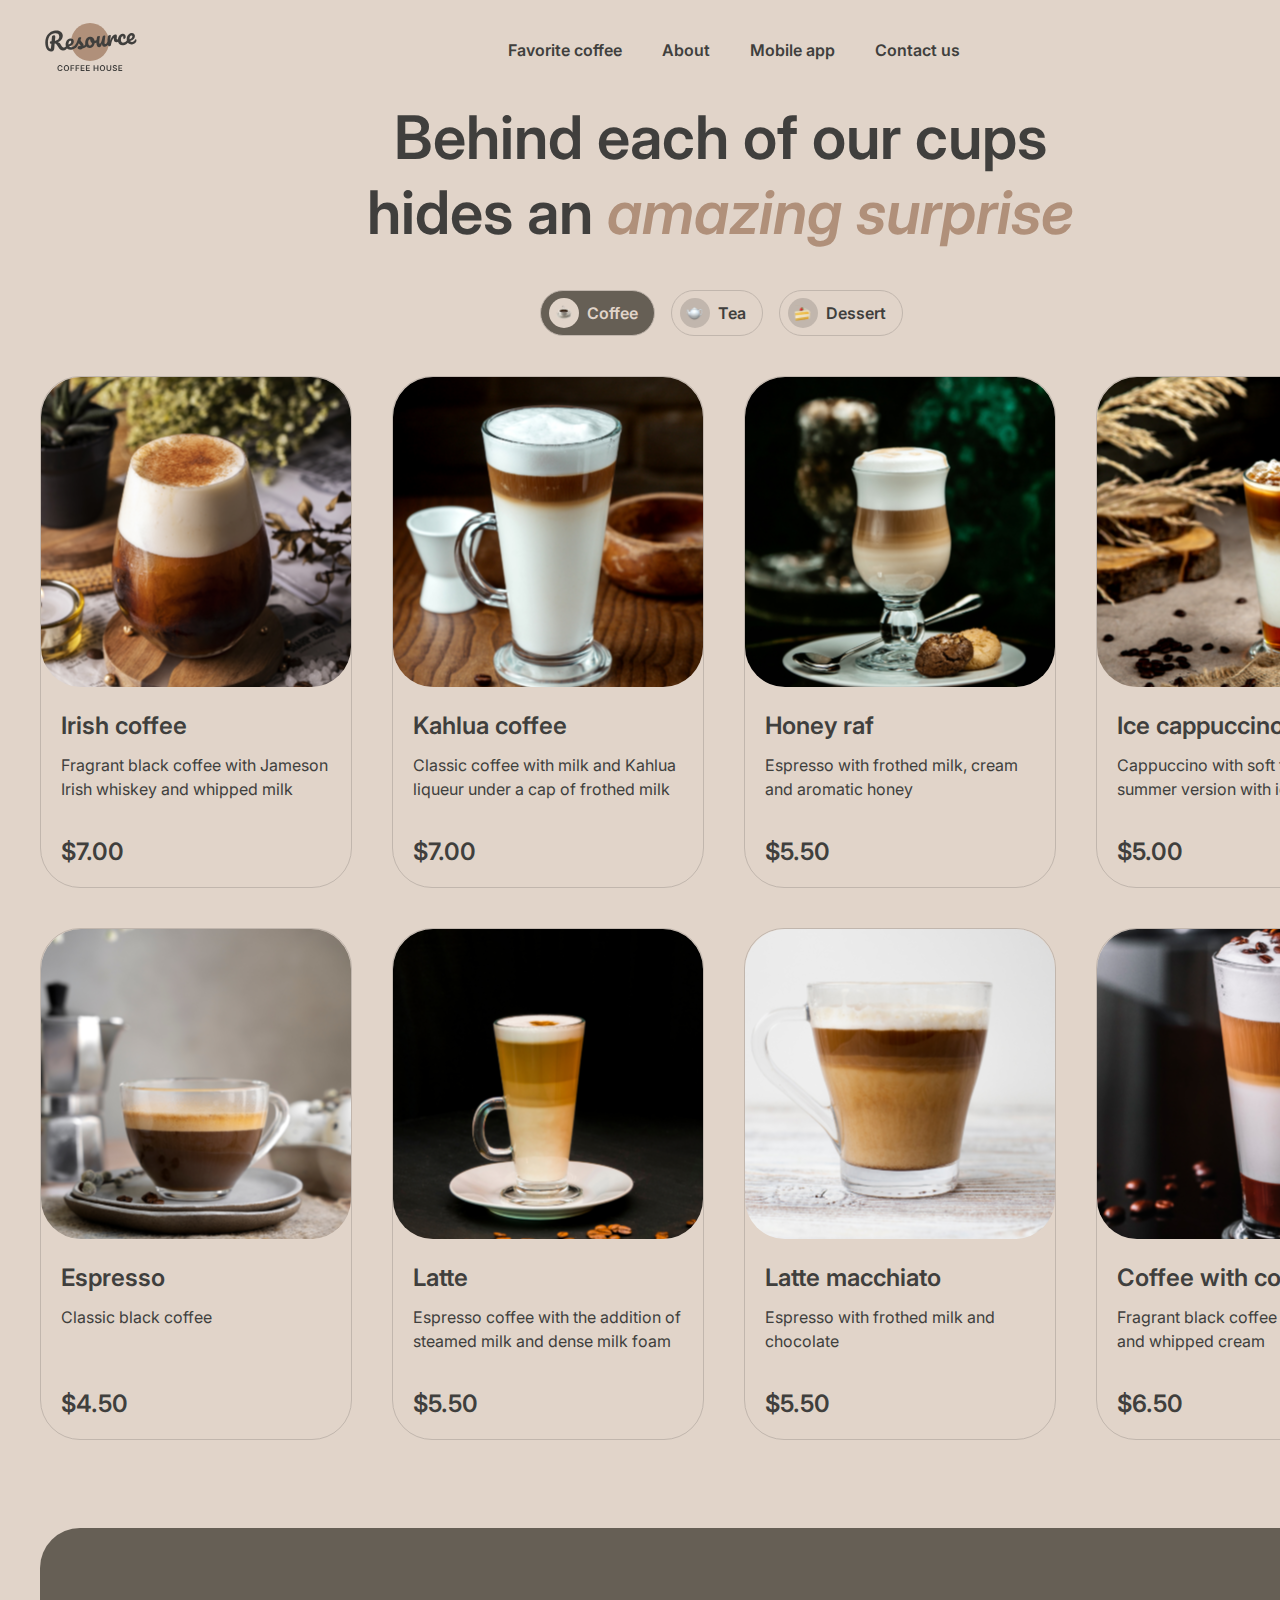
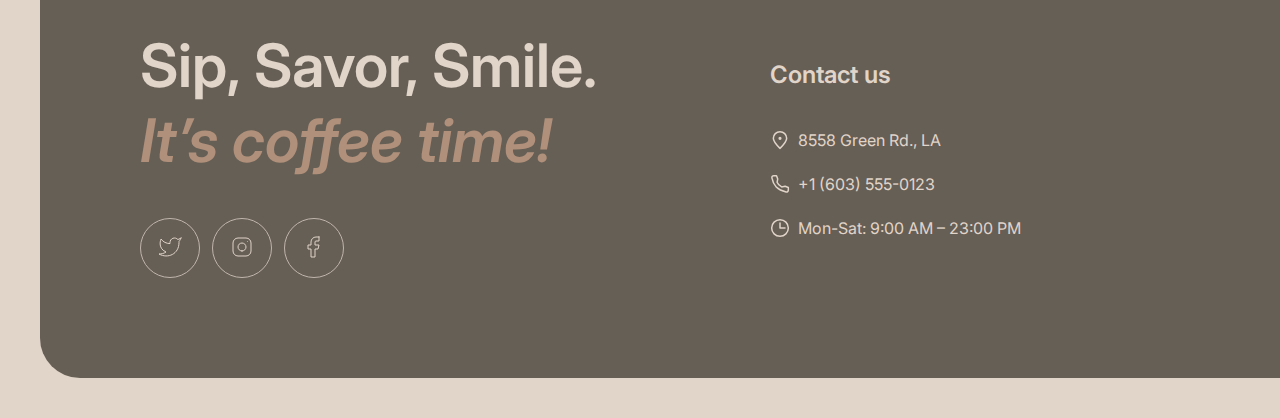
<file: menu.html>
<!DOCTYPE html>
<html lang="en">
<head>
    <meta charset="UTF-8">
    <meta name="viewport" content="width=device-width, initial-scale=1.0">
    <link rel="stylesheet" href="css/style-menu.css">
    <link rel="stylesheet" href="css/style768-menu.css">
    <link rel="stylesheet" href="css/style380-menu.css">
    <link rel="preconnect" href="https://fonts.googleapis.com">
    <link rel="preconnect" href="https://fonts.gstatic.com" crossorigin>
    <link href="https://fonts.googleapis.com/css2?family=Inter:wght@400;600&display=swap" rel="stylesheet">
    <title>MENU Coffee-House Lex010</title>
    <link rel="icon" type="image/png" sizes="32x32" href="img/favicon-32x32.png">
    <link rel="icon" type="image/png" sizes="16x16" href="img/favicon-16x16.png">
    <link rel="shortcut icon" href="img/favicon.ico" type="image/x-icon">
    <link rel="icon" href="img/favicon.ico" type="image/x-icon">
</head>
<body>
    <h1>1</h1>
    <div class="container">
        <div class="main">
            <header>
                <div class="header-menu">
                    <a href="index.html"><img src="img-menu/logo.svg" alt="logo"></a>
                    <div class="header-nav">
                        <div class="header-nav-item">
                            <div class="header-nav-item1-link">
                                <a href="index.html#favorite-coffee" class="header-nav-item-link-txt">Favorite coffee</a>
                                <img src="img-menu/coffee-cup.svg" alt="cup">
                            </div>
                            <div class="header-nav-item-line"></div>
                        </div>
                        <div class="header-nav-item">
                            <div class="header-nav-item2-link">
                                <a href="index.html#about" class="header-nav-item-link-txt">About</a>
                                <img src="img-menu/coffee-cup.svg" alt="cup">
                            </div>
                            <div class="header-nav-item-line"></div>
                        </div>
                        <div class="header-nav-item">
                            <div class="header-nav-item3-link">
                                <a href="index.html#mob-app" class="header-nav-item-link-txt">Mobile app</a>
                                <img src="img-menu/coffee-cup.svg" alt="cup">
                            </div>
                            <div class="header-nav-item-line"></div>
                        </div>
                        <div class="header-nav-item">
                            <div class="header-nav-item4-link">
                                <a href="#cotact" class="header-nav-item-link-txt">Contact us</a>
                                <img src="img-menu/coffee-cup.svg" alt="cup">
                            </div>
                            <div class="header-nav-item-line"></div>
                        </div>
                    </div>
                    <div class="header-coffee-menu">
                        <div class="header-coffee-menu-link">
                            <div class="header-coffee-menu-link-txt">Menu</div>
                            <img src="img-menu/coffee-cup.svg" alt="cup">
                        </div>
                        <div class="header-coffee-menu-line"></div>
                    </div>
                <button class="button-icon-burger">
                    <span class="button-icon-burger-line"></span>
                    <span class="button-icon-burger-line"></span>
                </button>
                </div>
            </header>
            <!-- header end -->
            <div class="main-menu">
                <div class="main-menu-container">
                    <div class="main-menu-container-offer">
                        <div class="main-menu-container-offer-txt">Behind each of our cups hides an <span>amazing surprise</span></div>
                        <div class="main-menu-container-offer-tabs">
                            <div class="main-menu-container-offer-tab1">
                                <div class="main-menu-container-offer-tab1-circle"><img src="img-menu/coffee-little.svg" alt="cup"></div>
                                <div class="main-menu-container-offer-tab1-txt">Coffee</div>
                            </div>
                            <div class="main-menu-container-offer-tab2">
                                <div class="main-menu-container-offer-tab2-circle"><img src="img-menu/teapot-little.svg" alt="teapot"></div>
                                <div class="main-menu-container-offer-tab2-txt">Tea</div>
                            </div>
                            <div class="main-menu-container-offer-tab3">
                                <div class="main-menu-container-offer-tab3-circle"><img src="img-menu/dessert-little.svg" alt="dessert"></div>
                                <div class="main-menu-container-offer-tab3-txt">Dessert</div>
                            </div>
                        </div>
                    </div><!-- main-offer end -->
                    <div class="main-greed">
                        <div class="main-greed-unit">
                            <div class="main-greed-unit-divforimg"><img src="img-menu/coffee-1.svg" alt="coffee1"></div>
                            <div class="main-greed-unit-descr">
                                <div class="main-greed-unit-descr-title">
                                    <div class="main-greed-unit-descr-title-txt1">Irish coffee</div>
                                    <div class="main-greed-unit-descr-title-txt2">Fragrant black coffee with Jameson Irish whiskey and whipped milk</div>
                                </div>
                                <div class="main-greed-unit-descr-price">$7.00</div>
                            </div>
                        </div>
                        <div class="main-greed-unit">
                            <div class="main-greed-unit-divforimg"><img src="img-menu/coffee-2.svg" alt="coffee2"></div>
                            <div class="main-greed-unit-descr">
                                <div class="main-greed-unit-descr-title">
                                    <div class="main-greed-unit-descr-title-txt1">Kahlua coffee</div>
                                    <div class="main-greed-unit-descr-title-txt2">Classic coffee with milk and Kahlua liqueur under a cap of frothed milk</div>
                                </div>
                                <div class="main-greed-unit-descr-price">$7.00</div>
                            </div>
                        </div>
                        <div class="main-greed-unit">
                            <div class="main-greed-unit-divforimg"><img src="img-menu/coffee-3.svg" alt="coffee3"></div>
                            <div class="main-greed-unit-descr">
                                <div class="main-greed-unit-descr-title">
                                    <div class="main-greed-unit-descr-title-txt1">Honey raf</div>
                                    <div class="main-greed-unit-descr-title-txt2">Espresso with frothed milk, cream and aromatic honey</div>
                                </div>
                                <div class="main-greed-unit-descr-price">$5.50</div>
                            </div>
                        </div>
                        <div class="main-greed-unit">
                            <div class="main-greed-unit-divforimg"><img src="img-menu/coffee-4.svg" alt="coffee4"></div>
                            <div class="main-greed-unit-descr">
                                <div class="main-greed-unit-descr-title">
                                    <div class="main-greed-unit-descr-title-txt1">Ice cappuccino</div>
                                    <div class="main-greed-unit-descr-title-txt2">Cappuccino with soft thick foam in summer version with ice</div>
                                </div>
                                <div class="main-greed-unit-descr-price">$5.00</div>
                            </div>
                        </div>
                        <div class="main-greed-unit">
                            <div class="main-greed-unit-divforimg"><img src="img-menu/coffee-5.svg" alt="coffee5"></div>
                            <div class="main-greed-unit-descr">
                                <div class="main-greed-unit-descr-title">
                                    <div class="main-greed-unit-descr-title-txt1">Espresso</div>
                                    <div class="main-greed-unit-descr-title-txt2">Classic black coffee</div>
                                </div>
                                <div class="main-greed-unit-descr-price">$4.50</div>
                            </div>
                        </div>
                        <div class="main-greed-unit">
                            <div class="main-greed-unit-divforimg"><img src="img-menu/coffee-6.svg" alt="coffee6"></div>
                            <div class="main-greed-unit-descr">
                                <div class="main-greed-unit-descr-title">
                                    <div class="main-greed-unit-descr-title-txt1">Latte</div>
                                    <div class="main-greed-unit-descr-title-txt2">Espresso coffee with the addition of steamed milk and dense milk foam</div>
                                </div>
                                <div class="main-greed-unit-descr-price">$5.50</div>
                            </div>
                        </div>
                        <div class="main-greed-unit">
                            <div class="main-greed-unit-divforimg"><img src="img-menu/coffee-7.svg" alt="coffee7"></div>
                            <div class="main-greed-unit-descr">
                                <div class="main-greed-unit-descr-title">
                                    <div class="main-greed-unit-descr-title-txt1">Latte macchiato</div>
                                    <div class="main-greed-unit-descr-title-txt2">Espresso with frothed milk and chocolate</div>
                                </div>
                                <div class="main-greed-unit-descr-price">$5.50</div>
                            </div>
                        </div>
                        <div class="main-greed-unit">
                            <div class="main-greed-unit-divforimg"><img src="img-menu/coffee-8.svg" alt="coffee8"></div>
                            <div class="main-greed-unit-descr">
                                <div class="main-greed-unit-descr-title">
                                    <div class="main-greed-unit-descr-title-txt1">Coffee with cognac</div>
                                    <div class="main-greed-unit-descr-title-txt2">Fragrant black coffee with cognac and whipped cream</div>
                                </div>
                                <div class="main-greed-unit-descr-price">$6.50</div>
                            </div>
                        </div>
                    </div>
                    <button class="button-icon-dark"><span></span></button>
                </div>                 
            </div>
        </div>
         <!-- menu-grid-end -->
         <footer>
            <div class="contacts" id="cotact">
                <div class="contacts-offer">
                    <div class="contacts-offer-text">Sip, Savor, Smile. <span>It’s coffee time!</span></div>
                    <div class="contacts-offer-social">
                        <button class="contacts-offer-social-cont"><img src="img-menu/twitter.svg" alt="twiter"></button>
                        <button class="contacts-offer-social-cont"><img src="img-menu/instagram.svg" alt="instagram"></button>
                        <button class="contacts-offer-social-cont"><img src="img-menu/facebook.svg" alt="facebook"></button>
                    </div>
                </div>
                <div class="contacts-info">
                    <div class="contacts-info-contaktus">Contact us</div>
                    <div class="contacts-info-links">
                        <div class="contacts-info-link-1">
                            <a  href="https://www.google.com/maps/@-12.1729584,96.9050072,10.25z?entry=ttu" target="_blank" class="contacts-info-link-1-cont">
                                <img src="img-menu/pin-alt.svg" alt="adress" class="contacts-info-link-1-img">
                                <div class="contacts-info-link-1-txt">8558 Green Rd., LA</div>
                            </a>
                            <div class="contacts-info-link-1-line"></div>
                        </div>
                        <div class="contacts-info-link-2">
                            <a href="tel:+16035550123" class="contacts-info-link-2-cont">
                                <img src="img-menu/phone.svg" alt="phone" class="contacts-info-link-2-img">
                                <div class="contacts-info-link-2-txt">+1 (603) 555-0123</div>
                            </a>
                            <div class="contacts-info-link-2-line"></div>                           
                        </div>
                        <div class="contacts-info-link-3">
                            <div class="contacts-info-link-3-cont">
                                <img src="img-menu/clock.svg" alt="time" class="contacts-info-link-3-img">
                                <div class="contacts-info-link-3-txt">Mon-Sat: 9:00 AM – 23:00 PM</div>
                            </div>
                            <div class="contacts-info-link-3-line"></div>
                        </div>
                    </div>
                </div>
            </div>
        </footer>              
    </div><!-- page container end-->
</body>
</html>
</file>
<file: css/style-menu.css>
html {
  scroll-behavior: smooth; 
}
body {
  background-color: #E1D4C9; 
  margin: 0;
  padding: 0;
  font-family: 'Inter', sans-serif; 
  margin-right: 60px;/* костыль для выравнивания по перфект пикселю*/
}
a {
  text-decoration: none;
}
h1 {
  display: none;
}
.container {
    width: 1440px;
    margin: 0 auto;
    display: flex;
    flex-direction: column;
    gap: 100px;
    padding: 20px 0 40px 0;
}
.main {
width: 1440px;
height: 1408px;
display: flex;
flex-direction: column;
gap: 20px;
}
header {
width: 1360px;
margin: 0 auto;
}
.header-menu {
  width: 1360px;
  height: 60px;
  display: flex;
  justify-content: space-between;
  color: #403F3D;
  font-weight: 600;
  font-size: 16px;
  line-height: 150%;
  align-items: center;
}
.header-menu img {
  width: 100px;
  height: 60px;
}
.header-nav {
  width: 1188px;
  height: 60px;
  display: flex;
  gap: 40px;
  justify-content: center;
}
.header-nav-item {
  display: flex;
  flex-direction: column;
  gap: 4px;
  justify-content: center;
  /* align-items: center; */
  position: relative;
}
.header-nav-item1-link, .header-nav-item2-link, .header-nav-item3-link, .header-nav-item4-link {
  display: flex;
  gap: 8px;
}
.header-nav-item-link-txt {
  color: #403F3D;
}
@media screen and (min-width: 769px) {
  .header-nav-item:hover .header-nav-item-line {
  opacity: 1;
  width: 100%
  }
}
.header-nav-item1-link img, .header-nav-item2-link img, .header-nav-item3-link img, .header-nav-item4-link img {
  width: 20px;
  height: 20px;
  display: none;
}
.header-nav-item-line {
  position: absolute;
  bottom: 15px;
  left: 50%;
  transform: translateX(-50%);
  width: 1px;
  border-bottom: #403F3D solid 2px;
  opacity: 0;
  transition: all 0.3s ease;
}
.header-coffee-menu {
  width: 72px;
  height: 28px;
  display: flex;
  flex-direction: column;
  gap: 4px;
}
.header-coffee-menu-link {
  display: flex;
  gap: 8px;
}
.header-coffee-menu-link img {
  width: 20px;
  height: 20px;
}
.header-coffee-menu-line {
  width: 72px;
  border-bottom: 2px solid #403F3D;
}
.button-icon-burger {
  display: none;
  width: 44px;
  height: 44px;
  border-radius: 100px;
  gap: 8px;
  flex-direction: column;
  align-items: center;
  justify-content: center;
  background-color: #E1D4C9;
  border: #403F3D solid 1px;
}
.button-icon-burger-line {
  width: 16px;
  height: 1px;
  background-color: #403F3D;
}
/* header end */
.main-menu {
  width: 1440px;
  height: 1328px;
  padding: 0 40px;
}
.main-menu-container {
  width: 1360px;
  /* margin: 0 auto; */
  display: flex;
  flex-direction: column;
  gap: 40px;
}
.main-menu-container-offer {
  height: 236px;
  display: flex;
  flex-direction: column;
  gap: 40px;
  align-items: center;
}
.main-menu-container-offer-txt {
  width: 800px;
  height: 150px;
  text-align: center;
  color: #403F3D;
  font-weight: 600;
  font-size: 60px;
  line-height: 125%;
}
.main-menu-container-offer-txt span {
  color: #B0907A;
  font-style: italic;
}
.main-menu-container-offer-tabs {
  width: 361px;
  height: 46px;
  display: flex;
  gap: 16px;
}
.main-menu-container-offer-tab1, .main-menu-container-offer-tab2, .main-menu-container-offer-tab3 {
  border-radius: 100px;
  display: flex;
  gap: 8px;
  padding: 8px 16px 8px 8px;
  font-weight: 600;
  font-size: 16px;
  line-height: 150%;
  align-items: center;
  justify-content: center;
}
.main-menu-container-offer-tab1-circle, .main-menu-container-offer-tab2-circle, .main-menu-container-offer-tab3-circle {
  width: 30px;
  height: 30px;
  border-radius: 100px;
  display: flex;
  align-items: center;
  justify-content: center;
}
.main-menu-container-offer-tab1-circle img, .main-menu-container-offer-tab1-circle img, .main-menu-container-offer-tab1-circle img {
  width: 16px;
  height: 24px;
}
.main-menu-container-offer-tab1 {
  /* width: 115px;
  height: 46px; */
  background-color: #665F55;
  border: #C1B6AD solid 1px;
}
.main-menu-container-offer-tab1-circle {
  background-color: #E1D4C9;
}
.main-menu-container-offer-tab1-txt {
  color: #E1D4C9;
  cursor: default;
}
.main-menu-container-offer-tab2, .main-menu-container-offer-tab3 {
  background-color: #E1D4C9;
  border: #C1B6AD solid 1px;
  transition: background-color 1s ease;
  cursor: pointer;
}
.main-menu-container-offer-tab2-circle, .main-menu-container-offer-tab3-circle {
  background-color: #C1B6AD;
  transition: background-color 1s ease;
}
.main-menu-container-offer-tab2-txt, .main-menu-container-offer-tab3-txt {
  color: #403F3D;
  transition: color 1s ease;
}
@media screen and (min-width: 769px) {
  .main-menu-container-offer-tab2:hover,
.main-menu-container-offer-tab3:hover {
  background-color: #665F55;
}
.main-menu-container-offer-tab2:hover .main-menu-container-offer-tab2-circle,
.main-menu-container-offer-tab3:hover .main-menu-container-offer-tab3-circle {
  background-color: #E1D4C9;
}
.main-menu-container-offer-tab2:hover .main-menu-container-offer-tab2-txt,
.main-menu-container-offer-tab3:hover .main-menu-container-offer-tab3-txt {
  color: #E1D4C9;
 }
}
/* main-offer end */
.main-greed {
  display: grid;
  grid-template-columns: repeat(4, 1fr);
  grid-gap: 40px;
}
.main-greed-unit {
  border: #C1B6AD solid 1px;
  border-radius: 40px;
}

.main-greed-unit img {
  width: 310px;
  height: 310px;
  border-radius: 40px;
}
.main-greed-unit-divforimg {
    /* маштабируемое изображение при наведении */
  display: inline-block;
  overflow: hidden; 
  border-radius: 40px;
}
.main-greed-unit-divforimg img {
    /* маштабируемое изображение при наведении */
  transition: 0.5s;
  display: block;
  transform: scale(1.1);
  border-radius: 40px;
}
@media screen and (min-width: 769px) {
  .main-greed-unit img:hover {
  /* маштабируемое изображение при наведении */
  transform: scale(1);
 }
}
.main-greed-unit-descr {
  width: 310px;
  height: 196px;
  padding: 20px;
  box-sizing: border-box;
  display: flex;
  flex-direction: column;
  justify-content: space-between;
  color: #403F3D ;
}
.main-greed-unit-descr-title {
  display: flex;
  flex-direction: column;
  gap: 12px;
}
.main-greed-unit-descr-title-txt1 {
  font-weight: 600;
  font-size: 24px;
  line-height: 125%;
}
.main-greed-unit-descr-title-txt2 {
  font-size: 16px;
  line-height: 150%;
}
.main-greed-unit-descr-price {
  font-weight: 600;
  font-size: 24px;
  line-height: 125%;
}
.button-icon-dark {
  width: 60px;
  height: 60px;
  border: #665F55 solid 1px;
  border-radius: 100px;
  background-color: #E1D4C9;
  align-items: center;
  justify-content: center;
  display: none;
  align-self: center;
}
.button-icon-dark span {
  background-image: url("../img-menu/refresh.svg");
  background-size: cover;
  width: 24px;
  height: 24px;
}
/* menu-grid-end */
footer {
  width: 1440px;
  height: 450px;
}
.contacts {
  width: 1360px;
  height: 450px;
  margin: 0 auto;
  border-radius: 40px;
  display: flex;
  gap: 100px;
  padding: 100px;
  background-color: #665F55;
  box-sizing: border-box;
}
.contacts-offer {
  width: 530px;
  height: 250px;
  display: flex;
  flex-direction: column;
  gap: 40px;
  align-items: left;
}
.contacts-offer-text {
  width: 530px;
  height: 150px;
  text-align: left;
  color: #E1D4C9;
  font-weight: 600;
  font-size: 60px;
  line-height: 125%;
}
.contacts-offer-text span {
  color: #B0907A;
  font-style: italic;
}
.contacts-offer-social {
  width: 204px;
  height: 60px;
  display: flex;
  gap: 12px;
}
.contacts-offer-social-cont {
  width: 60px;
  height: 60px;
  border-radius: 100px;
  background-color: #665F55;
  border: 1px solid #C1B6AD;
  transition: background-color 1s ease;
}
@media screen and (min-width: 769px) {
  .contacts-offer-social-cont:hover {
  background-color: #E1D4C9;
 }
}
.contacts-offer-social-cont img {
  width: 24px;
  height: 24px;
}
.contacts-info {
  width: 530px;
  height: 186px;
  display: flex;
  flex-direction: column;
  gap: 40px;
  text-align: left;
  color: #E1D4C9;
  align-self: center;
}
.contacts-info-contaktus {
  width: 530px;
  height: 30px;
  font-weight: 600;
  font-size: 24px;
  line-height: 125%;
}
.contacts-info-links {
  width: 262px;
  height: 116px;
  display: flex;
  flex-direction: column;
  gap: 16px;
}
.contacts-info-link-1, .contacts-info-link-2, .contacts-info-link-3 {
  height: 28px;
  display: flex;
  flex-direction: column;
  gap: 4px;
}
.contacts-info-link-1 {
  width: 182px;
  position: relative;
}
.contacts-info-link-2 {
  width: 175px;
  position: relative;
}
.contacts-info-link-3 {
  width: 262px;
}
.contacts-info-link-1-cont, .contacts-info-link-2-cont, .contacts-info-link-3-cont {
display: flex;
gap: 8px;
}
.contacts-info-link-1-txt, .contacts-info-link-2-txt, .contacts-info-link-3-txt {
  color: #E1D4C9;
}
.contacts-info-link-1-img, .contacts-info-link-2-img, .contacts-info-link-3-img {
  width: 20px;
  height: 20px;
}
.contacts-info-link-1-line, .contacts-info-link-2-line, .contacts-info-link-3-line {
    position: absolute;
    bottom: 0;
    left: 50%;
    transform: translateX(-50%);
    width: 1px;
    border-bottom: #E1D4C9 solid 2px;
    opacity: 0;
    transition: all 0.3s ease;
}
@media screen and (min-width: 769px) {
  .contacts-info-link-1:hover .contacts-info-link-1-line,
 .contacts-info-link-2:hover .contacts-info-link-2-line {
  opacity: 1;
  width: 100%
 }
}
</file>
<file: css/style768-menu.css>
@media screen and (max-width: 768px) {
    .container {
        width: 100%;
    }
    .main {
        width: 100%;
        height: auto;
    }
    header {
        width: 100%;
    }
    .header-menu {
        width: 100%;
        padding: 0 40px;
    }
    .header-menu img {
        width: auto;
        height: auto;
      }
      .header-nav {
        display: none;
      }
      .header-coffee-menu {
        display: none;
      }
      .button-icon-burger {
        display: flex;
    }
    /* header end */
    .main-menu {
      width: 100%;
      height: auto;
    }
    .main-menu-container {
      width: 100%;
    }
    .main-menu-container-offer {
      width: 100%;
      height: auto;
    }
    .main-menu-container-offer-txt {
      width: 100%;
      height: auto;
    }
    .main-menu-container-offer-tabs {
      width: auto;
    }
    /* offer end */
    .main-greed {
      grid-template-columns: repeat(2, 1fr);
      padding: 0 14px;
    }
   .main-greed-unit:nth-child(n+5):nth-child(-n+8) {
      display: none;
  }
  .main-greed-unit {
    height: 506px; /* для перефектпикселя*/
  }
  .main-greed-unit img {
    width: 100%;
    height: 100%;
  }
  .main-greed-unit-descr {
    width: 100%;
  }
  .button-icon-dark {
    display: flex;
  }
  /* menu-grid-end */
  footer {
    width: 100%;
    height: auto;
    padding: 0 40px;
  }
  .contacts {
    width: 100%;
    height: auto;
    padding: 100px 60px;
    flex-direction: column;
  }
  .contacts-offer {
    width: 100%;
    height: auto;
  }
  .contacts-info {
    width: 100%;
    height: auto;
  }
}
</file>
<file: css/style380-menu.css>
@media screen and (max-width: 380px) {
    html {
        overflow-x: hidden; /* решение с боковым прокрутом*/
    }
    .body {
        margin-right: 0;
    }
    header {
        width: 100%;
    }
    .header-menu {
        width: 380px;
        box-sizing: border-box;
        padding: 0 16px;
    }
    /* header end */
    .main-menu {
        padding: 0 16px;
    }
    .main-menu-container-offer {
        justify-content: center;
        align-items: center;
        width: 348px;
    }
    .main-menu-container-offer-txt {
        font-size: 32px;
        width: 348px;/*для пфпкс*/
    }
    .main-menu-container-offer-tabs {
        gap: 8px;
    }
    .main-greed {
        grid-template-columns: repeat(1, 1fr);
    }
    .main-greed-unit-descr {
        width: 310px;
        height: 196px;
    }
    /* menu end */
    footer {
        padding: 0 16px;
    }
    .contacts {
        width: 348px;
        padding: 60px 16px;
        gap: 40px;
    }
    .contacts-offer-text {
        width: 316px;
        height: auto;
        font-size: 32px;
    }
}
</file>
